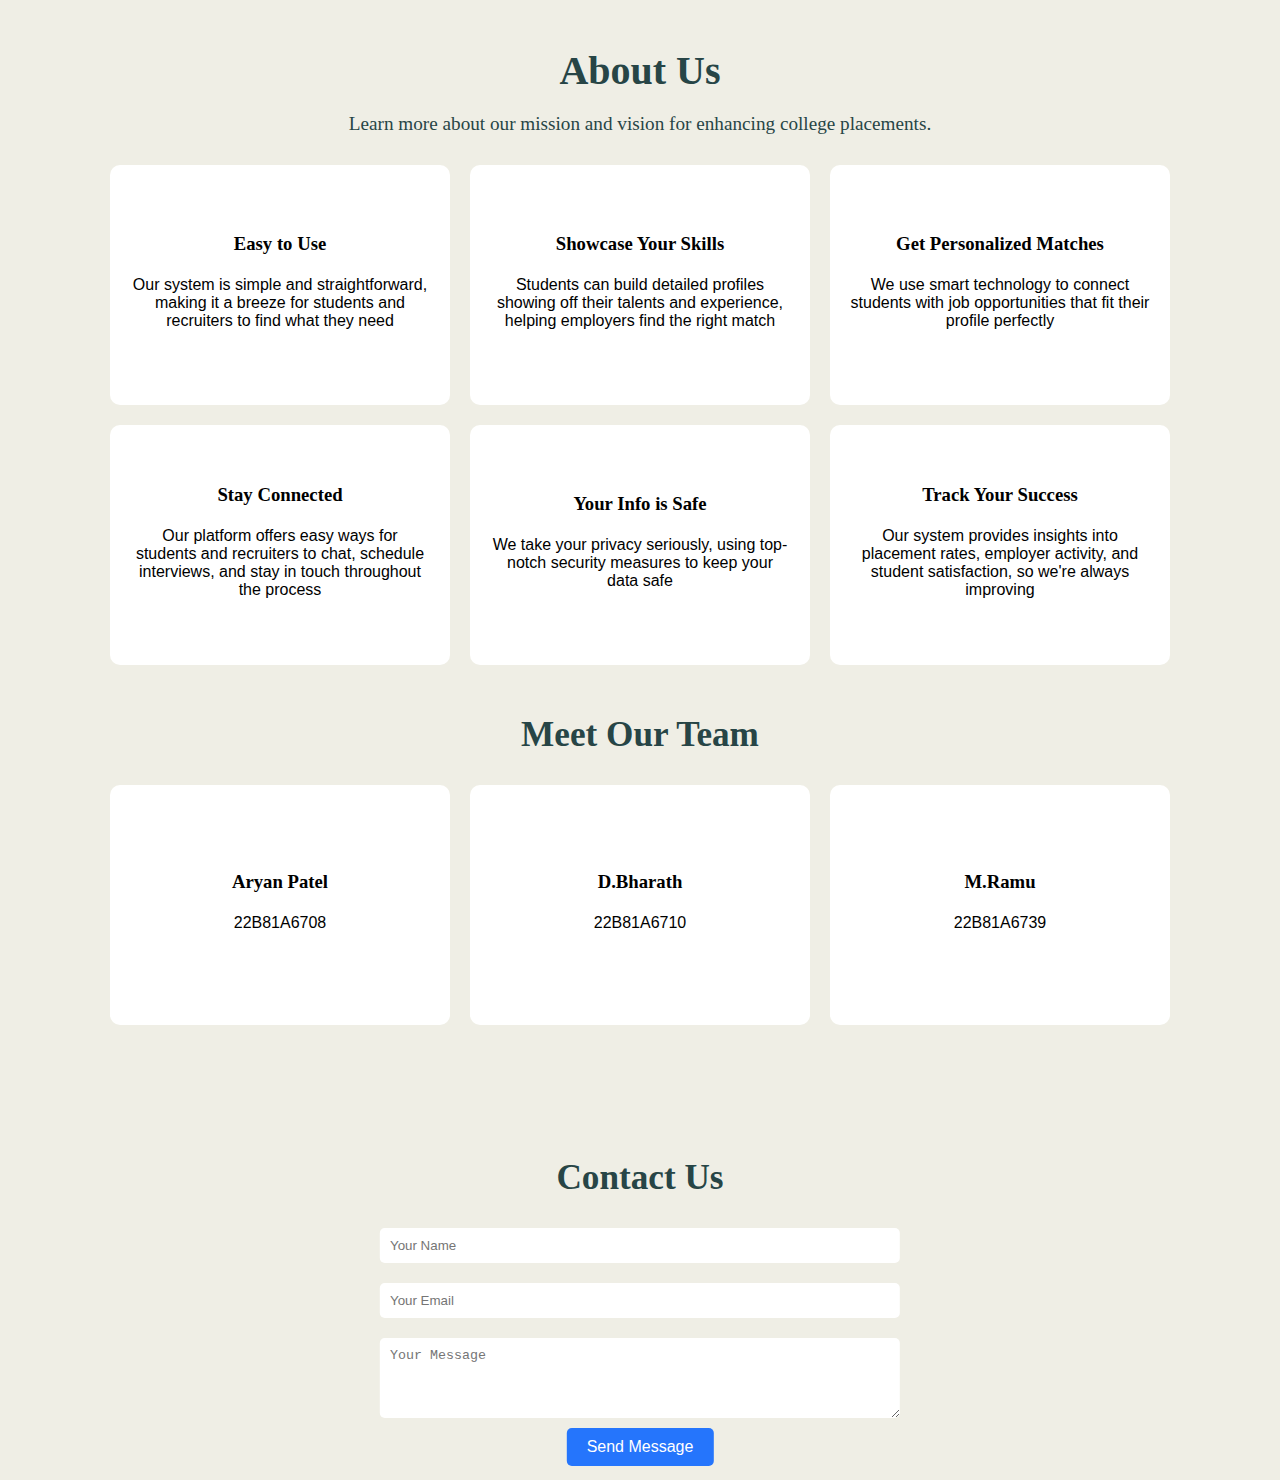
<file: public/about.html>
<!DOCTYPE html>
<html lang="en">

<head>
    <meta charset="UTF-8">
    <meta name="viewport" content="width=device-width, initial-scale=1.0">
    <title>About Us - College Campus Placement System</title>
    <style>
        body {
            font-family: 'Georgia', serif;
            margin: 0;
            padding: 0;
            background-color: #efeee5;
            color: #274546;
            display: flex;
            justify-content: center;
            align-items: center;
            flex-direction: column;
            min-height: 100vh;
            overflow-x: hidden;
        }

        .container {
            text-align: center;
            width: 90%;
            max-width: 1200px;
            margin: 20px;
            position: relative;
        }

        .header {
            margin-bottom: 20px;
            animation: fadeInDown 1s ease-in-out;
        }

        .header h1 {
            font-size: 2.5em;
            margin-bottom: 10px;
        }

        .header p {
            font-size: 1.2em;
        }

        .team {
            margin: 40px 0 40px;
            animation: fadeInLeft 1s ease-in-out;
        }

        .team h2 {
            font-size: 2.2em;
            margin-bottom: 20px;
        }

        .team-members {
            display: flex;
            flex-wrap: wrap;
            justify-content: center;
        }

        .team-member {
            background: #fff;
            border-radius: 10px;
            padding: 20px;
            margin: 10px;
            width: 300px;
            min-height: 200px;
            transition: transform 0.3s, color 0.3s;
            animation: fadeInRight 1s ease-in-out;
            display: flex;
            flex-direction: column;
            justify-content: center;
            align-items: center;
        }

        .team-member:hover {
            transform: scale(1.05);
            color: #000;
        }

        .team-member h3 {
            margin: 10px 0 5px;
            color: #000;
        }

        .team-member p {
            color: #000;
            font: 1em sans-serif;
        }

        .contact {
            margin: 40px auto;
            padding: 14px;
            animation: fadeInUp 1s ease-in-out;
            width: 70%;
            position: absolute;
            left: 50%;
            transform: translateX(-50%);
        }

        .contact h2 {
            font-size: 2.2em;
            margin-bottom: 20px;
        }

        .contact form {
            display: flex;
            flex-direction: column;
            align-items: center;
        }

        .contact input,
        .contact textarea {
            width: 80%;
            max-width: 500px;
            padding: 10px;
            margin: 10px 0;
            border: none;
            border-radius: 5px;
        }

        .contact button {
            padding: 10px 20px;
            background: #2575fc;
            border: none;
            color: #fff;
            font-size: 1em;
            border-radius: 5px;
            cursor: pointer;
            transition: background 0.3s;
        }

        .contact button:hover {
            background: #1a5bb8;
        }
    </style>
</head>

<body>
    <div class="container">
        <div class="header">
            <h1>About Us</h1>
            <p>Learn more about our mission and vision for enhancing college placements.</p>
        </div>
        <div class="team-members">
            <div class="team-member">
                <h3>Easy to Use</h3>
                <p>Our system is simple and straightforward, making it a breeze for students and recruiters to find what they need</p>
            </div>
            <div class="team-member">
                <h3>Showcase Your Skills</h3>
                <p>Students can build detailed profiles showing off their talents and experience, helping employers find the right match</p>
            </div>
            <div class="team-member">
                <h3>Get Personalized Matches</h3>
                <p>We use smart technology to connect students with job opportunities that fit their profile perfectly</p>
            </div>
        </div>
        <div class="team-members">
            <div class="team-member">
                <h3>Stay Connected</h3>
                <p>Our platform offers easy ways for students and recruiters to chat, schedule interviews, and stay in touch throughout the process</p>
            </div>
            <div class="team-member">
                <h3>Your Info is Safe</h3>
                <p>We take your privacy seriously, using top-notch security measures to keep your data safe</p>
            </div>
            <div class="team-member">
                <h3>Track Your Success</h3>
                <p>Our system provides insights into placement rates, employer activity, and student satisfaction, so we're always improving</p>
            </div>
        </div>
        <div class="team">
            <h2>Meet Our Team</h2>
            <div class="team-members">
                <div class="team-member">
                    <h3>Aryan Patel</h3>
                    <p>22B81A6708</p>
                </div>
                <div class="team-member">
                    <h3>D.Bharath</h3>
                    <p>22B81A6710</p>
                </div>
                <div class="team-member">
                    <h3>M.Ramu</h3>
                    <p>22B81A6739</p>
                </div>
            </div>
        </div>

        <div class="contact" id="contacthtml">
            <h2>Contact Us</h2>
            <form id="contactForm">
                <input type="text" name="name" placeholder="Your Name" required>
                <input type="email" name="email" placeholder="Your Email" required>
                <textarea name="message" rows="4" placeholder="Your Message" required></textarea>
                <button type="submit">Send Message</button>
            </form>
        </div>
    </div>
    <script>
        document.getElementById('contactForm').addEventListener('submit', function (event) {
            event.preventDefault();
            const name = event.target.name.value;
            const email = event.target.email.value;
            const message = event.target.message.value;

            if (name && email && message) {
                alert('Thank you for your message! We will get back to you shortly.');
                event.target.reset();
            } else {
                alert('Please fill out all fields.');
            }
        });
    </script>
</body>

</html>
</file>
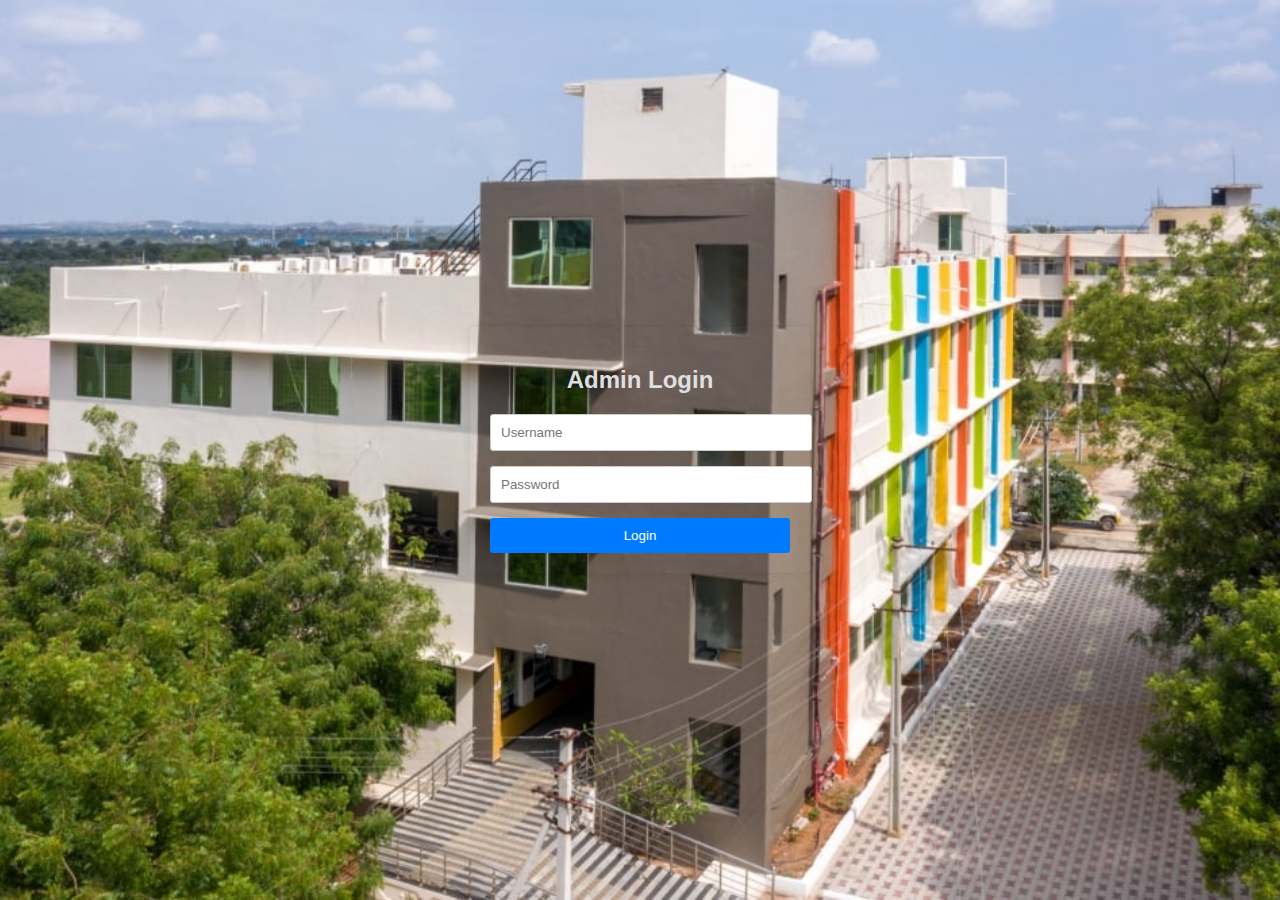
<file: public/admin.html>
<!DOCTYPE html>
<html lang="en">
<head>
    <meta charset="UTF-8">
    <meta name="viewport" content="width=device-width, initial-scale=1.0">
    <title>Login Page</title>
    <style>
        body {
            font-family: Arial, sans-serif;
            margin: 0;
            padding: 0;
            display: grid;
            justify-content: center;
            align-items: center;
            height: 100vh;
            background-image: url(./images/cvrcanteen.jpg);
            background-size: cover;
            background-repeat: no-repeat;
            background-position: center;
        }

        .container {
            background: transparent;
            padding: 20px;
            border-radius: 5px;
            box-shadow: 0 0 10px rgba(0, 0, 0, 0.1);
            width: 300px;
        }

        .container h2 {
            color: #dfdfdf;
            text-align: center;
            margin-bottom: 20px;
        }

        .container input[type="text"],
        .container input[type="password"] {
            width: 100%;
            padding: 10px;
            margin-bottom: 15px;
            border: 1px solid #ccc;
            border-radius: 3px;
        }

        .container input[type="submit"] {
            width: 100%;
            padding: 10px;
            border: none;
            border-radius: 3px;
            background-color: #007bff;
            color: #fff;
            cursor: pointer;
        }

        @media screen and (max-width: 400px) {
            .container {
                width: 90%;
            }
        }
    </style>
</head>
<body>
    <div class="container">
        <h2>Admin Login</h2>
        <form action="#">
            <input type="text" name="username" placeholder="Username" required>
            <input type="password" name="password" placeholder="Password" required>
            <input type="submit" value="Login">
        </form>
    </div>
</body>
</html>
</file>
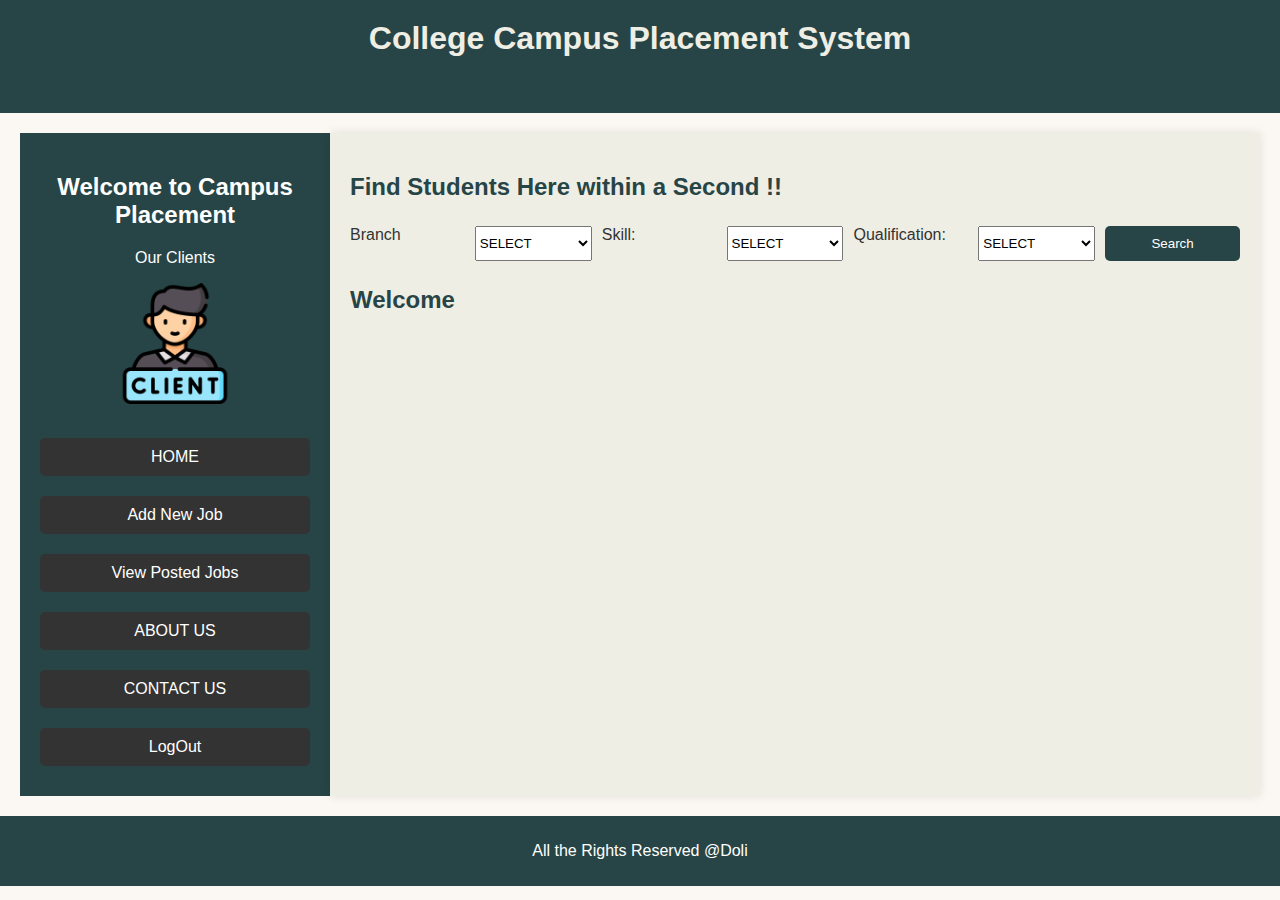
<file: public/companylogin.html>
<!DOCTYPE html>
<html lang="en">
<head>
    <meta charset="UTF-8">
    <meta name="viewport" content="width=device-width, initial-scale=1.0">
    <title>Online Campus Selection System</title>
    <style>
        body {
            font-family: Arial, sans-serif;
            margin: 0;
            padding: 0;
            background-color: #fbf8f3;
            color: #333;
        }

        header {
            background-color: #274546;
            color: white;
            padding: 20px;
            text-align: center;
            position: relative;
        }

        header h1 {
            margin: 0;
            color: #efeee5;
        }

        header nav {
            margin-top: 20px;
        }

        header nav a {
            color: white;
            margin: 0 15px;
            text-decoration: none;
            font-weight: bold;
        }

        .menu-toggle {
            display: none;
            background-color: #274546;
            color: white;
            padding: 10px;
            border: none;
            cursor: pointer;
            font-size: 16px;
            position: absolute;
            top: 20px;
            right: 20px;
        }

        .menu-toggle:focus {
            outline: none;
        }

        nav ul {
            list-style-type: none;
            padding: 0;
            display: flex;
            justify-content: center;
        }

        nav ul li {
            margin: 0 15px;
        }

        main {
            display: flex;
            flex-wrap: wrap;
            margin: 20px;
        }

        aside {
            width: 25%;
            background-color: #274546;
            color: white;
            padding: 20px;
            box-sizing: border-box;
        }

        aside .welcome-section {
            text-align: center;
            margin-bottom: 20px;
        }

        aside .clients img {
            width: 45%;
        }

        aside .side-nav {
            display: flex;
            flex-direction: column;
        }

        aside .side-nav a {
            color: white;
            text-decoration: none;
            margin: 10px 0;
            padding: 10px;
            background-color: #333;
            text-align: center;
            border-radius: 5px;
        }

        aside .side-nav a:hover {
            background-color: #1ABC9C;
        }

        section.content {
            width: 75%;
            padding: 20px;
            background-color: #efeee5;
            box-shadow: 0 0 10px rgba(0,0,0,0.1);
            box-sizing: border-box;
        }

        .search-section, .profile-section, .jobs-section {
            margin-bottom: 20px;
        }

        .search-section h2, .profile-section h2, .jobs-section h2 {
            color: #274546;
        }

        .search-section form {
            display: flex;
            flex-wrap: wrap;
            gap: 10px;
        }

        .search-section label, .search-section select, .search-section button {
            flex: 1;
            margin: 5px 0;
        }

        .search-section button {
            background-color: #274546;
            color: white;
            border: none;
            padding: 10px;
            cursor: pointer;
            border-radius: 5px;
        }

        .search-section button:hover {
            background-color: #1ABC9C;
        }

        .profile-section button {
            margin: 5px;
            padding: 10px;
            background-color: #274546;
            color: white;
            border: none;
            cursor: pointer;
            border-radius: 5px;
        }

        .profile-section button:hover {
            background-color: #1ABC9C;
        }

        .profile-details {
            margin-top: 20px;
        }

        .profile-details p {
            margin: 10px 0;
        }

        .profile-details a {
            color: #232323;
            text-decoration: none;
        }

        .job-list {
            list-style-type: none;
            padding: 0;
        }

        .job-item {
            background-color: white;
            border: 1px solid #ddd;
            margin: 10px 0;
            padding: 15px;
            border-radius: 5px;
        }

        footer {
            background-color: #274546;
            color: white;
            text-align: center;
            padding: 10px;
        }

        /* Responsive design */
        @media (max-width: 768px) {
            aside {
                width: 100%;
                margin-bottom: 20px;
            }

            section.content {
                width: 100%;
            }

            header nav {
                display: none;
                flex-direction: column;
                width: 100%;
                text-align: center;
            }

            header nav ul {
                display: flex;
                flex-direction: column;
            }

            header nav a {
                margin: 10px 0;
            }

            .menu-toggle {
                display: inline-block;
                position: relative;
                top: auto;
                right: auto;
                margin-top: 20px;
            }

            .menu-toggle.active + nav {
                display: flex;
                position: absolute;
                top: 100%;
                left: 0;
                width: 100%;
                background-color: #274546;
                flex-direction: column;
            }

            header nav {
                display: none;
            }

            header nav ul {
                display: flex;
                flex-direction: column;
                align-items: center;
            }

            header nav a {
                margin: 10px 0;
            }
        }
    </style>
</head>

<body>
    <header>
        <h1>College Campus Placement System</h1>
        <button class="menu-toggle">Menu</button>
        <nav>
            <ul>
                <!-- Add other navigation links here -->
            </ul>
        </nav>
    </header>

    <main>
        <aside>
            <div class="welcome-section">
                <h2>Welcome to Campus Placement</h2>
                <div class="clients">
                    <p>Our Clients</p>
                    <img src="./images/client.png" alt="Clients">
                </div>
            </div>
            <nav class="side-nav">
                <a href="home.html">HOME</a>
                <a href="newjob.html">Add New Job</a>
                <a href="#" id="viewJobs">View Posted Jobs</a>
                <a href="about.html">ABOUT US</a>
                <a href="contact.html">CONTACT US</a>
                <a href="#">LogOut</a>
            </nav>
        </aside>

        <section class="content">
            <div class="search-section">
                <h2>Find Students Here within a Second !!</h2>
                <form>
                    <label for="category">Branch</label>
                    <select id="category">
                        <option value="">SELECT</option>
                        <option value="CSE">CSE</option>
                        <option value="IT">IT</option>
                        <option value="CSD">CSD</option>
                        <option value="CS">CS</option>
                        <option value="EEE">EEE</option>
                        <option value="EIE">EIE</option>
                        <option value="Mechanical">Mechanical</option>
                        <option value="CIVIL">CIVIL</option>
                        <option value="CSIT">CSIT</option>
                    </select>

                    <label for="skill">Skill:</label>
                    <select id="skill">
                        <option value="">SELECT</option>
                        <option value="JAVA">JAVA</option>
                        <option value="C">C</option>
                        <option value="C++">C++</option>
                        <option value="JavaScript">JavaScript</option>
                        <option value="PYTHON">PYTHON</option>
                        <option value="HTML">HTML</option>
                        <option value="CSS">CSS</option>
                        <option value="FullStack">Full Stack</option>
                        <option value="MySQL">MySQL</option>
                    </select>

                    <label for="qualification">Qualification:</label>
                    <select id="qualification">
                        <option value="">SELECT</option>
                        <option value="B.Tech III">B.Tech III</option>
                        <option value="B.Tech IV">B.Tech IV</option>
                        <option value="M.Tech">M.Tech</option>
                    </select>

                    <button type="submit">Search</button>
                </form>
            </div>

            <div class="profile-section">
                <h2>Welcome</h2>
               
                </div>
            </div>
        </section>
    </main>

    <footer>
        <p>All the Rights Reserved @Doli</p>
    </footer>

    <script>
        document.querySelector('.menu-toggle').addEventListener('click', function () {
            this.classList.toggle('active');
            document.querySelector('header nav').classList.toggle('active');
        });
    </script>
</body>

</html>
</file>
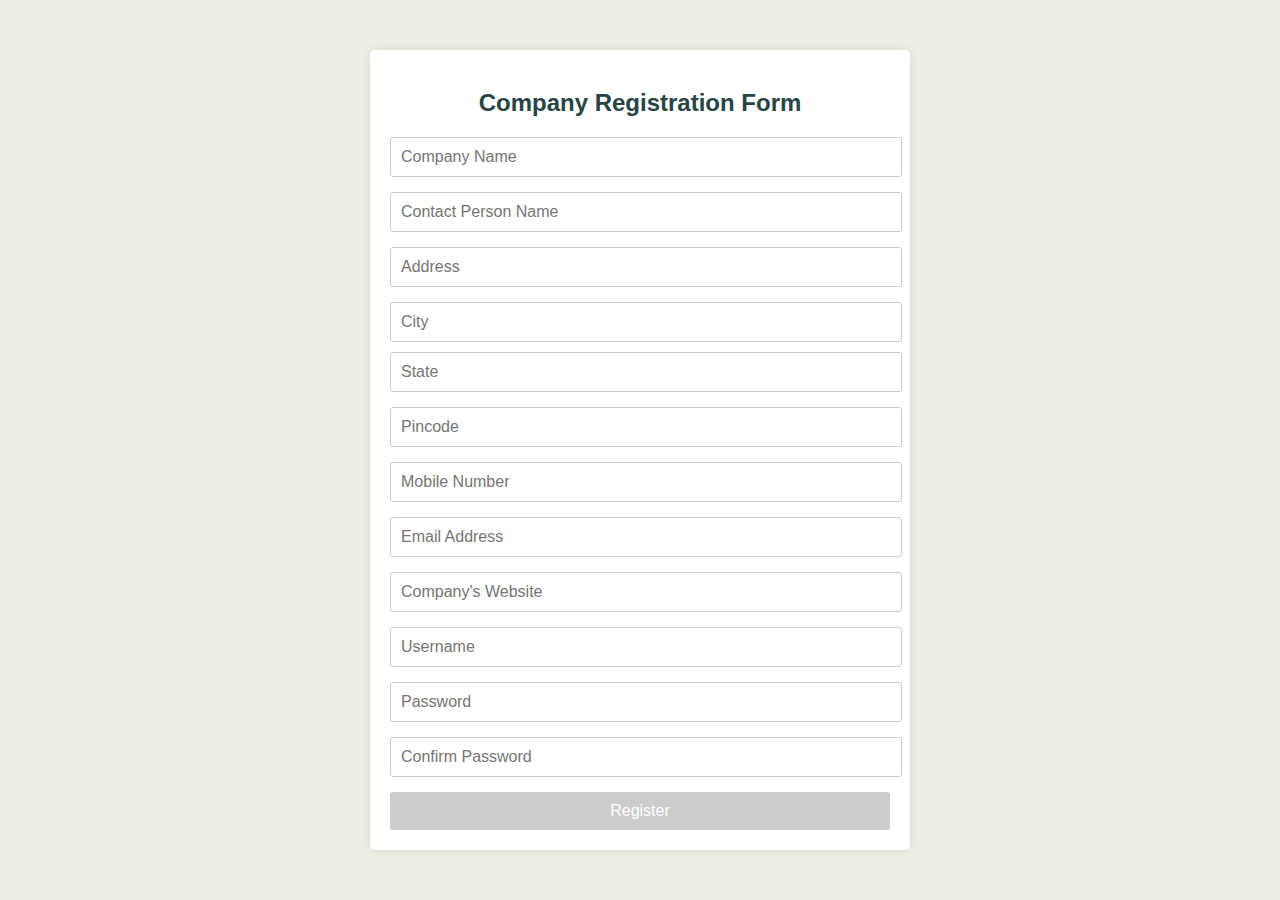
<file: public/companyreg.html>
<!DOCTYPE html>
<html lang="en">
<head>
    <meta charset="UTF-8">
    <meta name="viewport" content="width=device-width, initial-scale=1.0">
    <title>Company Registration Form</title>
    <style>
        body {
            font-family: Arial, sans-serif;
            margin: 0;
            padding: 0;
            display: flex;
            justify-content: center;
            align-items: center;
            min-height: 100vh;
            background-color: #efeee5;
            color: #274546;
        }

        .container {
            background-color: #fff;
            padding: 20px;
            border-radius: 5px;
            box-shadow: 0 0 10px rgba(0, 0, 0, 0.1);
            max-width: 500px;
            width: 90%;
        }

        .container h2 {
            text-align: center;
            margin-bottom: 20px;
            font-size: 1.5rem;
            color: #274546;
        }

        .container form {
            display: grid;
            grid-gap: 15px;
        }

        .container input[type="text"],
        .container input[type="password"],
        .container input[type="email"],
        .container input[type="number"],
        .container select {
            width: calc(100% - 10px); /* Adjusted to account for grid gap */
            padding: 10px;
            border: 1px solid #ccc;
            border-radius: 3px;
            font-size: 1rem;
            color: #274546;
        }

        .container input[type="submit"] {
            width: 100%;
            padding: 10px;
            border: none;
            border-radius: 3px;
            background-color: #274546;
            color: #fff;
            cursor: pointer;
            font-size: 1rem;
        }

        .container input[type="submit"]:disabled {
            background-color: #ccc;
            cursor: not-allowed;
        }

        .container .grid-item {
            display: grid;
            grid-template-columns: 1fr;
            grid-gap: 10px;
        }

        @media screen and (min-width: 600px) {
            .container {
                width: 80%;
            }
        }
    </style>
</head>
<body>
    <div class="container">
        <h2>Company Registration Form</h2>
        <form action="/company" method="POST" id="registrationForm">
            <div class="grid-item">
                <input type="text" id="companyName" name="companyName" placeholder="Company Name" required>
            </div>
            <div class="grid-item">
                <input type="text" id="contactPersonName" name="contactPersonName" placeholder="Contact Person Name" required>
            </div>
            <input type="text" id="address" name="address" placeholder="Address" required>
            <div class="grid-item">
                <input type="text" id="city" name="city" placeholder="City" required>
                <input type="text" id="state" name="state" placeholder="State" required>
            </div>
            <input type="number" id="pincode" name="pincode" placeholder="Pincode" required>
            <input type="number" id="mobile" name="mobile" placeholder="Mobile Number" required>
            <input type="email" id="email" name="email" placeholder="Email Address" required>
            <input type="text" id="companyWebsite" name="companyWebsite" placeholder="Company's Website" required>
            <input type="text" id="username" name="username" placeholder="Username" required>
            <input type="password" id="password" name="password" placeholder="Password" required>
            <input type="password" id="confirmPassword" name="confirmPassword" placeholder="Confirm Password" required>
            <input type="submit" value="Register" id="submit" disabled>
        </form>
    </div>
    <script>
        document.addEventListener('DOMContentLoaded', function () {
            const form = document.getElementById('registrationForm');
            const inputs = form.querySelectorAll('input, select');
            const submitButton = form.querySelector('input[type="submit"]');

            inputs.forEach(input => {
                input.addEventListener('input', function () {
                    const allFilled = [...inputs].every(input => input.value.trim() !== '');
                    submitButton.disabled = !allFilled;
                });
            });
        });
    </script>
</body>
</html>
</file>
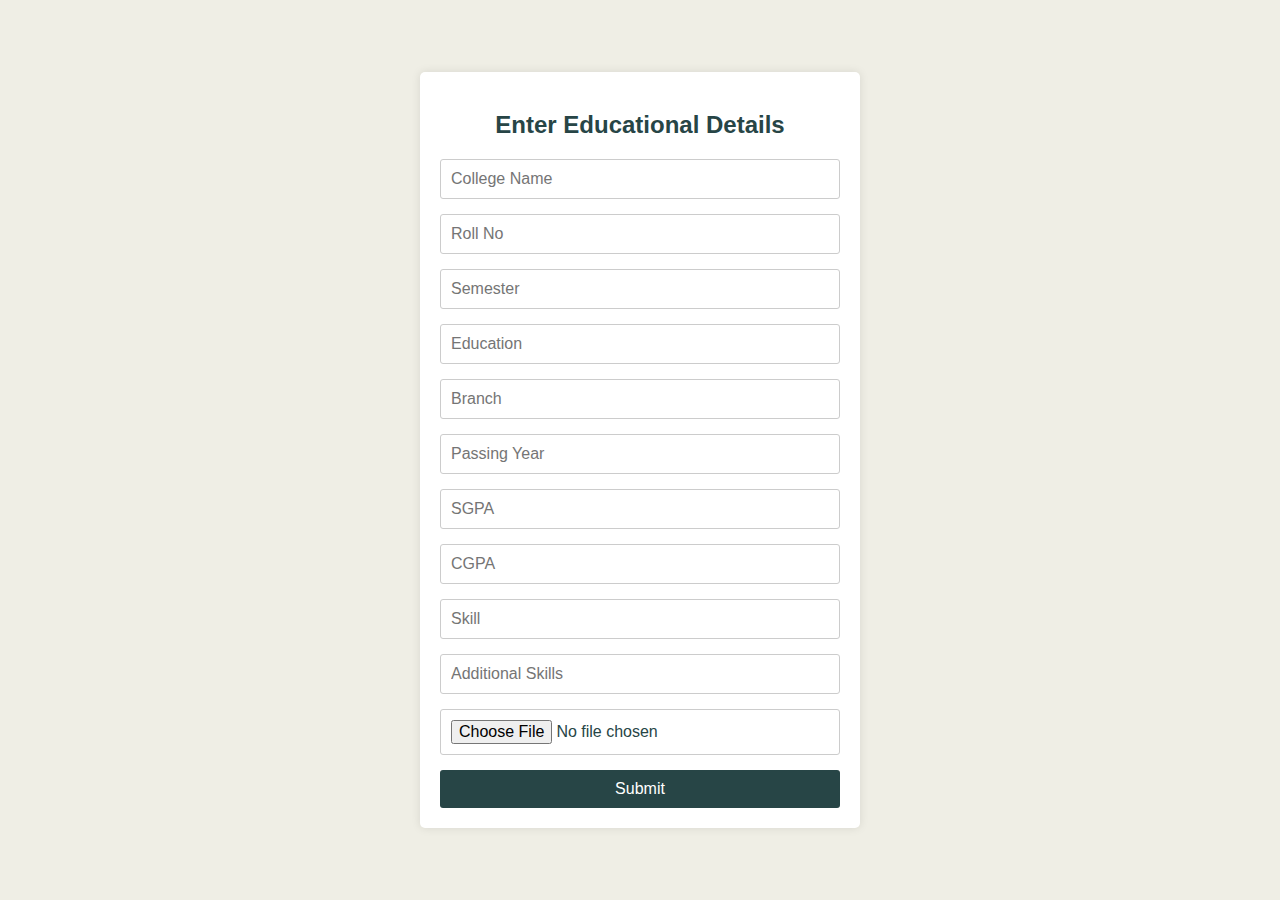
<file: public/educationdetails.html>
<!DOCTYPE html>
<html lang="en">
<head>
    <meta charset="UTF-8">
    <meta name="viewport" content="width=device-width, initial-scale=1.0">
    <title>Educational Details Form</title>
    <style>
        body {
            font-family: Arial, sans-serif;
            margin: 0;
            padding: 0;
            display: flex;
            justify-content: center;
            align-items: center;
            min-height: 100vh;
            background-color: #efeee5;
            color: #274546;
        }

        .container {
            background-color: #fff;
            padding: 20px;
            border-radius: 5px;
            box-shadow: 0 0 10px rgba(0, 0, 0, 0.1);
            width: 90%;
            max-width: 400px;
        }

        .container h2 {
            text-align: center;
            margin-bottom: 20px;
            color: #274546;
        }

        .container form {
            display: grid;
            grid-gap: 15px;
        }

        .container input[type="text"],
        .container input[type="number"],
        .container input[type="file"],
        .container select {
            width: calc(100% - 22px); /* Adjusted to account for input padding and border */
            padding: 10px;
            border: 1px solid #ccc;
            border-radius: 3px;
            font-size: 1rem;
            color: #274546;
        }

        .container input[type="submit"] {
            width: 100%;
            padding: 10px;
            border: none;
            border-radius: 3px;
            background-color: #274546;
            color: #fff;
            cursor: pointer;
            font-size: 1rem;
        }

        .container input[type="submit"]:disabled {
            background-color: #ccc;
            cursor: not-allowed;
        }

        @media screen and (min-width: 600px) {
            .container {
                width: 400px;
            }
        }
    </style>
</head>
<body>
    <div class="container">
        <h2>Enter Educational Details</h2>
        <form action="/education" method="POST" id="Educationaldetails">
            <input type="text" id="collegeName" name="collegeName" placeholder="College Name" required/>
            <input type="text" id="rollNo" name="rollNo" placeholder="Roll No" required/>
            <input type="text" id="semester" name="semester" placeholder="Semester" required/>
            <input type="text" id="education" name="education" placeholder="Education" required/>
            <input type="text" id="branch" name="branch" placeholder="Branch" required/>
            <input type="number" id="passingYear" name="passingYear" placeholder="Passing Year" required/>
            <input type="number" id="sgpa" step="0.01" name="sgpa" placeholder="SGPA" required/>
            <input type="number" id="cgpa" step="0.01" name="cgpa" placeholder="CGPA" required/>
            <input type="text" id="skill" name="skill" placeholder="Skill" required/>
            <input type="text" id="additionalSkills" name="additionalSkills" placeholder="Additional Skills"/>
            <input type="file" id="resume" name="resume" accept=".txt,.pdf,.doc,.docx" required/>
            <input type="submit" value="Submit" id="submit"/>
        </form>
    </div>
    <script>
        document.addEventListener('DOMContentLoaded', function () {
            const form = document.querySelector('form');
            const inputs = form.querySelectorAll('input, select');
            const submitButton = form.querySelector('input[type="submit"]');

            inputs.forEach(input => {
                input.addEventListener('input', function () {
                    const allFilled = [...inputs].every(input => input.value.trim() !== '');
                    submitButton.disabled = !allFilled;
                });
            });
        });
    </script>
</body>
</html>
</file>
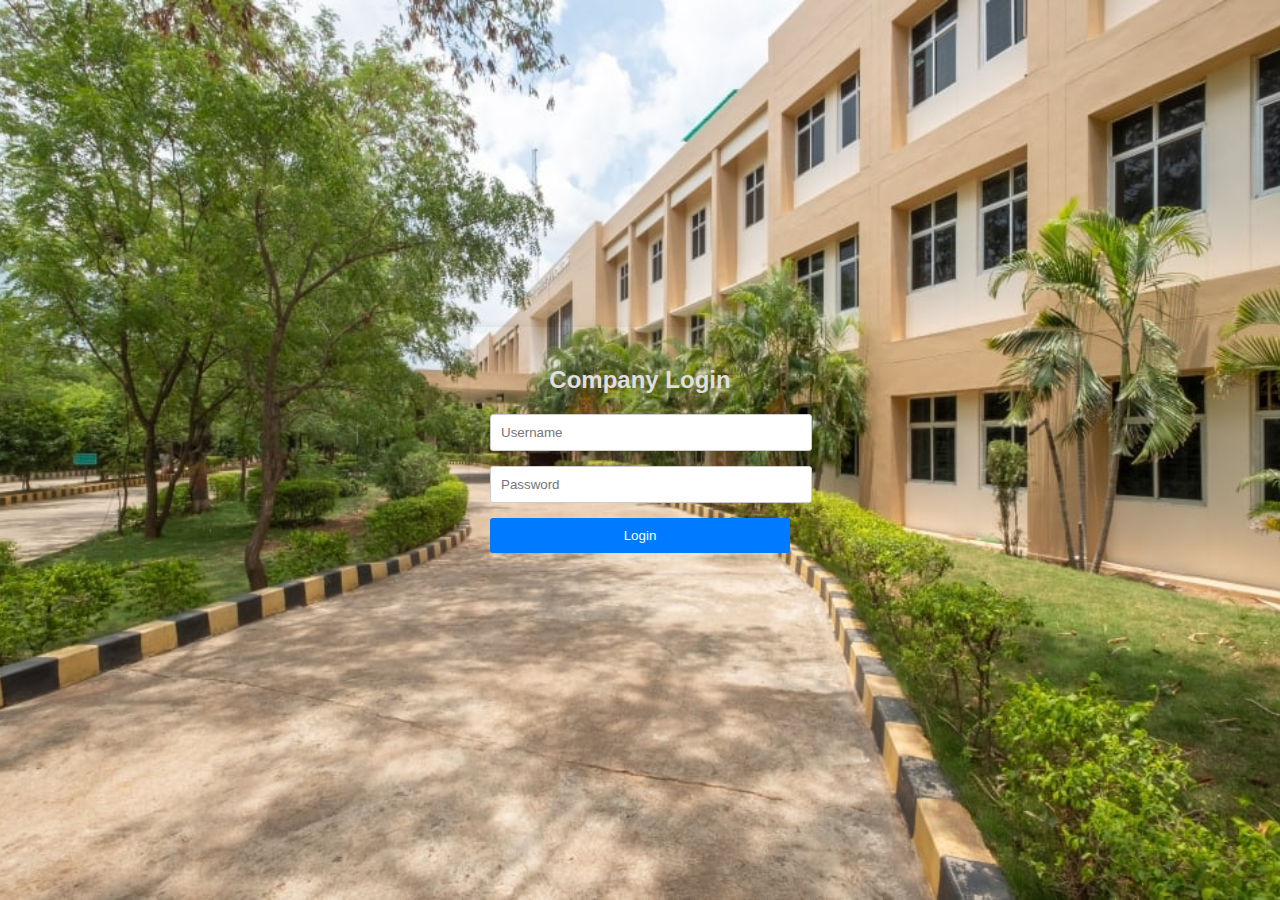
<file: public/faculty.html>
<!DOCTYPE html>
<html lang="en">
<head>
    <meta charset="UTF-8">
    <meta name="viewport" content="width=device-width, initial-scale=1.0">
    <title>Login Page</title>
    <style>
        body {
            font-family: Arial, sans-serif;
            margin: 0;
            padding: 0;
            display: grid;
            justify-content: center;
            align-items: center;
            height: 100vh;
            background-image: url(./images/mainblock.jpg);
            background-size: cover;
            background-repeat: no-repeat;
            background-position: center;
        }

        .container {
            background: transparent;
            padding: 20px;
            border-radius: 5px;
            box-shadow: 0 0 10px rgba(0, 0, 0, 0.1);
            width: 300px;
        }

        .container h2 {
            color: #dfdfdf;
            text-align: center;
            margin-bottom: 20px;
        }

        .container input[type="text"],
        .container input[type="password"] {
            width: 100%;
            padding: 10px;
            margin-bottom: 15px;
            border: 1px solid #ccc;
            border-radius: 3px;
        }

        .container input[type="submit"] {
            width: 100%;
            padding: 10px;
            border: none;
            border-radius: 3px;
            background-color: #007bff;
            color: #fff;
            cursor: pointer;
        }

        @media screen and (max-width: 400px) {
            .container {
                width: 90%;
            }
        }
    </style>
</head>
<body>
    <div class="container">
        <h2>Company Login</h2>
        <form action="/companylogin" method="POST">
            <input type="text" name="username" placeholder="Username" required>
            <input type="password" name="password" placeholder="Password" required>
            <input type="submit" value="Login">
        </form>
    </div>
</body>
</html>
</file>
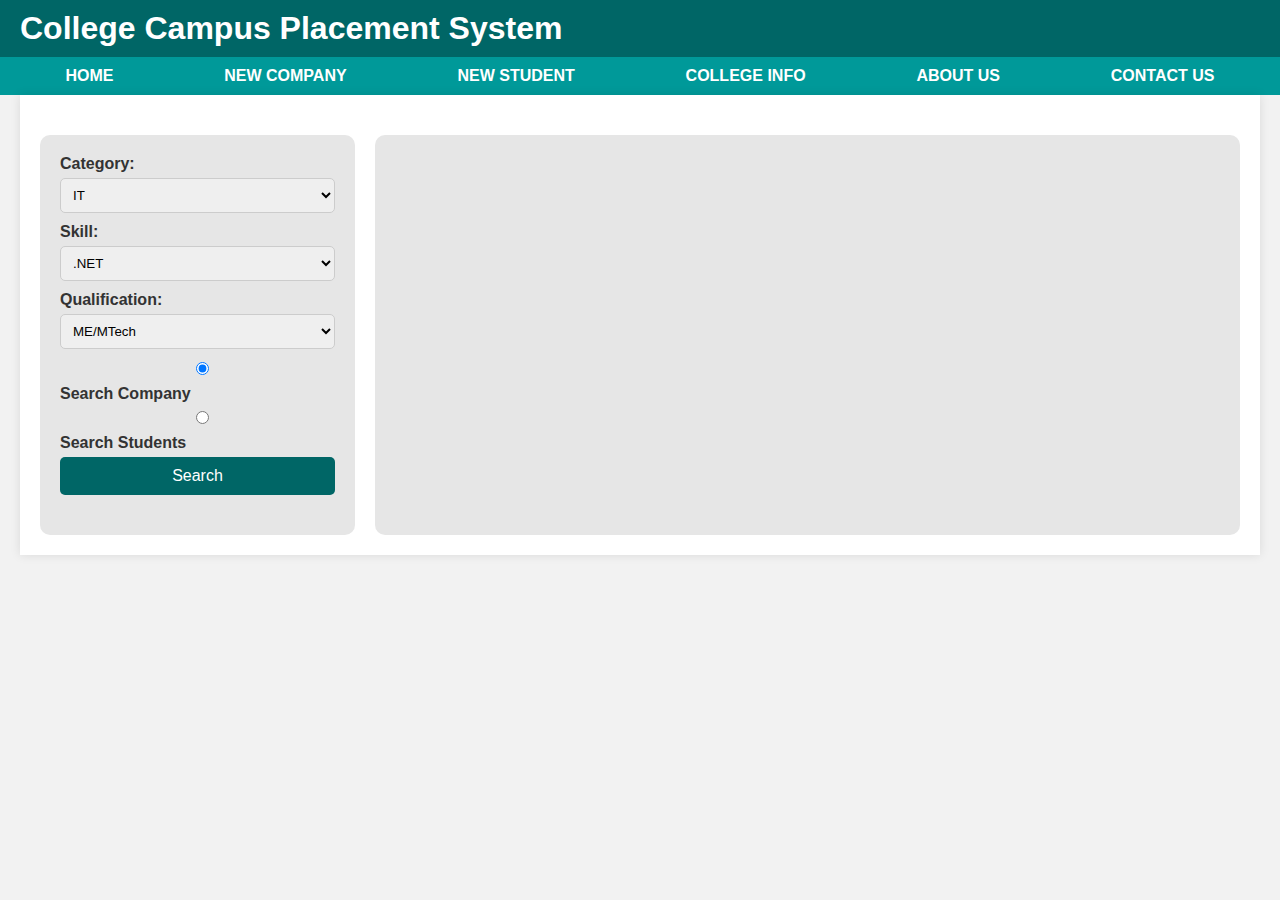
<file: public/home.html>
<!DOCTYPE html>
<html lang="en">
<head>
    <meta charset="UTF-8">
    <meta name="viewport" content="width=device-width, initial-scale=1.0">
    <title>Online Campus Selection System</title>
    <style>
        body {
            font-family: Arial, sans-serif;
            margin: 0;
            padding: 0;
            background: #f2f2f2;
            color: #333;
        }

        .container {
            width: 100%;
            max-width: 1200px;
            margin: auto;
            padding: 20px;
            background: #fff;
            box-shadow: 0 0 10px rgba(0, 0, 0, 0.1);
        }

        header {
            background: #006666;
            color: #fff;
            padding: 10px 20px;
            display: flex;
            justify-content: space-between;
            align-items: center;
        }

        header h1 {
            margin: 0;
        }

        nav {
            background: #009999;
            padding: 10px;
        }

        nav ul {
            list-style: none;
            padding: 0;
            margin: 0;
            display: flex;
            justify-content: space-around;
        }

        nav ul li {
            margin: 0 10px;
        }

        nav ul li a {
            color: #fff;
            text-decoration: none;
            font-weight: bold;
        }

        .content {
            display: flex;
            margin-top: 20px;
        }

        .sidebar, .main {
            padding: 20px;
            background: #e6e6e6;
            border-radius: 10px;
        }

        .sidebar {
            width: 25%;
            margin-right: 20px;
        }

        .main {
            width: 75%;
        }

        .search-form {
            margin-bottom: 20px;
        }

        .search-form label {
            display: block;
            margin-bottom: 5px;
            font-weight: bold;
        }

        .search-form select, .search-form input {
            width: 100%;
            padding: 8px;
            margin-bottom: 10px;
            border: 1px solid #ccc;
            border-radius: 5px;
        }

        .search-form button {
            width: 100%;
            padding: 10px;
            background: #006666;
            color: #fff;
            border: none;
            border-radius: 5px;
            cursor: pointer;
            font-size: 16px;
        }

        .search-results {
            margin-top: 20px;
        }

        .job-item {
            background: #fff;
            padding: 10px;
            border-radius: 5px;
            margin-bottom: 10px;
            box-shadow: 0 0 5px rgba(0, 0, 0, 0.1);
        }

        .job-item h3 {
            margin: 0;
            font-size: 18px;
            color: #006666;
        }

        .job-item p {
            margin: 5px 0;
        }

        .job-item a {
            display: inline-block;
            margin-top: 10px;
            padding: 5px 10px;
            background: #006666;
            color: #fff;
            border-radius: 5px;
            text-decoration: none;
        }

        .profile img {
            width: 40px;
            height: 40px;
            border-radius: 50%;
            margin-right: 10px;
        }

        .profile a {
            color: #fff;
            text-decoration: none;
            font-weight: bold;
        }
    </style>
</head>
<body>
    <header>
        <h1>College Campus Placement System</h1>
        
    </header>
    <nav>
        <ul>
            <li><a href="home.html">HOME</a></li>
            <li><a href="companyreg.html">NEW COMPANY</a></li>
            <li><a href="studentreg.html">NEW STUDENT</a></li>
            <li><a href="https://cvr.ac.in/home4/index.php/cvr-college-of-engineering">COLLEGE INFO</a></li>
            <li><a href="about.html">ABOUT US</a></li>
            <li><a href="about.html">CONTACT US</a></li>
        </ul>
    </nav>
    <div class="container">
        <div class="content">
            <aside class="sidebar">
                <form class="search-form" id="searchForm">
                    <label for="category">Category:</label>
                    <select id="category" name="category">
                        <option value="IT">IT</option>
                        <option value="Mechanical">Mechanical</option>
                        <option value="EC">EC</option>
                        <option value="Auto">Auto</option>
                        <option value="Civil">Civil</option>
                        <option value="Electrical">Electrical</option>
                    </select>
                    <label for="skill">Skill:</label>
                    <select id="skill" name="skill">
                        <option value=".NET">.NET</option>
                        <option value="C++">C++</option>
                        <option value="DBMS">DBMS</option>
                        <!-- Add more skills as needed -->
                    </select>
                    <label for="qualification">Qualification:</label>
                    <select id="qualification" name="qualification">
                        <option value="ME/MTech">ME/MTech</option>
                        <option value="BE/BTech">BE/BTech</option>
                        <option value="Diploma">Diploma</option>
                        <!-- Add more qualifications as needed -->
                    </select>
                    <div class="search-options">
                        <input type="radio" id="search-company" name="search-option" value="company" checked>
                        <label for="search-company">Search Company</label>
                        <input type="radio" id="search-students" name="search-option" value="students">
                        <label for="search-students">Search Students</label>
                    </div>
                    <button type="button" onclick="performSearch()">Search</button>
                </form>
            </aside>
            <section class="main">
                <div class="search-results" id="searchResults">
                    <!-- Search results will appear here -->
                </div>
            </section>
        </div>
    </div>
    <script>
        function performSearch() {
            // Sample data - in a real scenario, this would come from a server
            const searchResults = [
                {
                    companyName: "TCS",
                    role: "Programmer",
                    skill: ".NET",
                    category: "IT",
                    qualification: "BE/BTech",
                    lastApplyDate: "1/2/2013"
                },
                {
                    companyName: "Sisco Pvt Ltd",
                    role: "Software Developer",
                    skill: "C++",
                    category: "IT",
                    qualification: "BE/BTech",
                    lastApplyDate: "6/2/2014"
                },
                {
                    companyName: "Shine Computer Solution",
                    role: "Database Operator",
                    skill: "DBMS",
                    category: "IT",
                    qualification: "Diploma",
                    lastApplyDate: "5/14/2014"
                }
            ];

            const resultsContainer = document.getElementById('searchResults');
            resultsContainer.innerHTML = ''; // Clear previous results

            searchResults.forEach(result => {
                const jobItem = document.createElement('div');
                jobItem.classList.add('job-item');
                jobItem.innerHTML = `
                    <h3>Company Name: ${result.companyName}</h3>
                    <p><strong>Role:</strong> ${result.role}</p>
                    <p><strong>Skill:</strong> ${result.skill}</p>
                    <p><strong>Category:</strong> ${result.category}</p>
                    <p><strong>Qualification:</strong> ${result.qualification}</p>
                    <p><strong>Last Apply Date:</strong> ${result.lastApplyDate}</p>
                    <a href="#">View More</a> <a href="#">Apply</a>
                `;
                resultsContainer.appendChild(jobItem);
            });
        }

        // Simulate user type for profile
        document.addEventListener('DOMContentLoaded', function() {
            var userType = 'student'; // Change to 'company' to test the other profile
            var profileLink = document.getElementById('profile-link');
            var profileImage = document.querySelector('.profile img');

            if (userType === 'student') {
                profileLink.textContent = 'Student Profile';
                profileLink.href = 'studentpro.html'
                profileImage.src = './images/graduated.png'; // Change to the path of the student icon image
            } else if (userType === 'company') {
                profileLink.textContent = 'Company Profile';
                profileLink.href = 'companypro.html'
                profileImage.src = './images/professor.png'; // Change to the path of the company icon image
            }
        });
    </script>
</body>
</html>
</file>
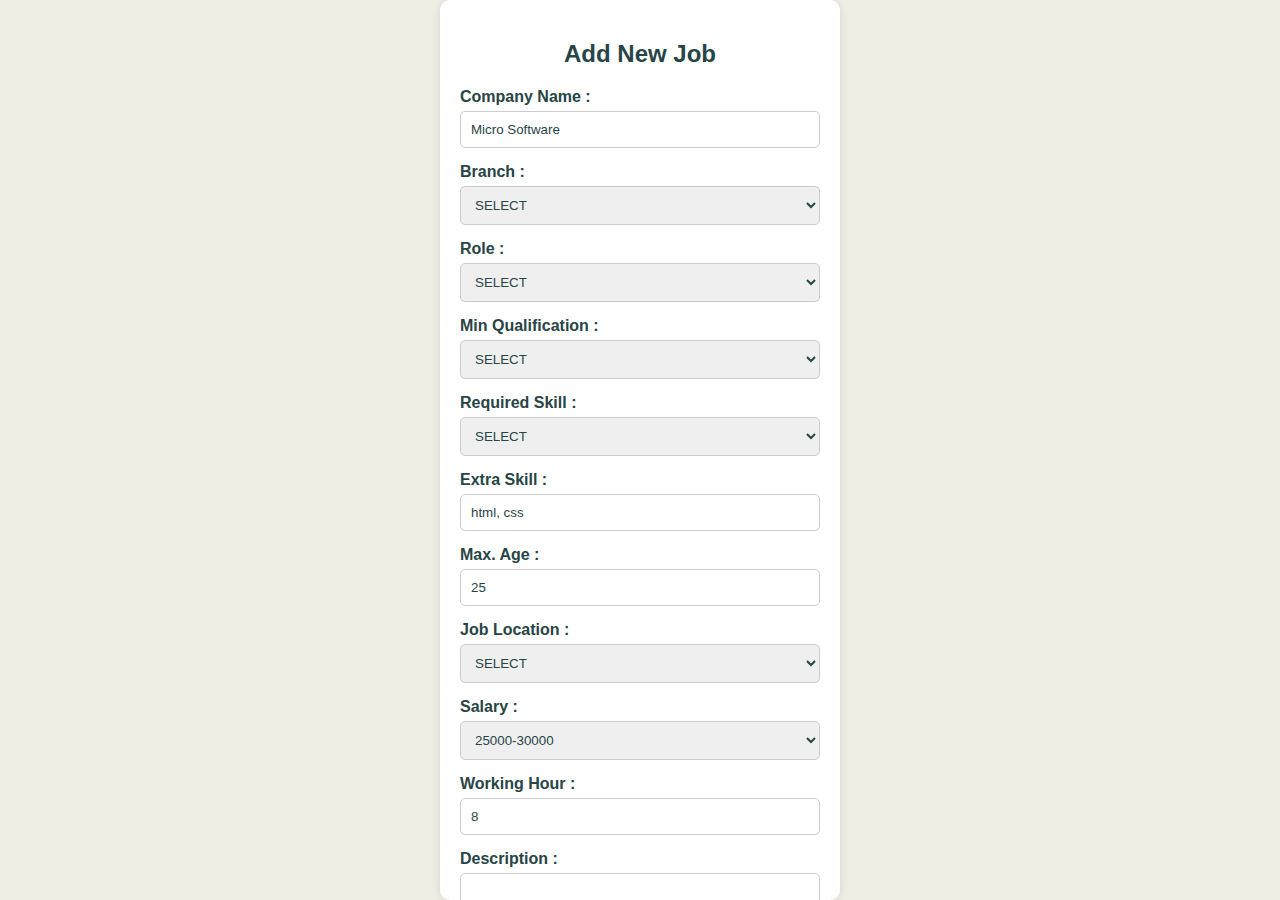
<file: public/newjob.html>
<!DOCTYPE html>
<html lang="en">
<head>
    <meta charset="UTF-8">
    <meta name="viewport" content="width=device-width, initial-scale=1.0">
    <title>Add New Job</title>
    <style>
        body {
            font-family: Arial, sans-serif;
            background-color: #efeee5;
            color: #274546;
            display: flex;
            justify-content: center;
            align-items: center;
            height: 100vh;
            margin: 0;
            overflow: hidden; /* Prevents body from scrolling */
        }

        .container {
            background-color: #fff;
            padding: 20px;
            border-radius: 10px;
            box-shadow: 0 0 10px rgba(0, 0, 0, 0.1);
            width: 90%;
            max-width: 400px;
            box-sizing: border-box;
            overflow-y: auto; /* Enables vertical scrolling */
            max-height: 100%; /* Ensures container doesn't exceed screen height */
        }

        h2 {
            text-align: center;
            color: #274546;
        }

        form {
            display: flex;
            flex-direction: column;
        }

        label {
            margin-bottom: 5px;
            font-weight: bold;
            color: #274546;
        }

        input[type="text"],
        input[type="number"],
        input[type="date"],
        textarea,
        select {
            margin-bottom: 15px;
            padding: 10px;
            border: 1px solid #ccc;
            border-radius: 5px;
            width: 100%;
            box-sizing: border-box;
            color: #274546;
        }

        input[type="text"]::placeholder,
        input[type="number"]::placeholder,
        textarea::placeholder,
        select::placeholder {
            color: #274546;
        }

        textarea {
            resize: none;
            height: 60px;
        }

        button {
            background-color: #274546;
            color: #fff;
            padding: 10px;
            border: none;
            border-radius: 5px;
            cursor: pointer;
        }

        button:hover {
            background-color: #1e3936;
        }

        @media (max-width: 600px) {
            .container {
                padding: 15px;
            }

            input[type="text"],
            input[type="number"],
            input[type="date"],
            textarea,
            select {
                padding: 8px;
            }

            button {
                padding: 8px;
            }
        }
    </style>
</head>
<body>
    <div class="container">
        <h2>Add New Job</h2>
        <form action="/addjob" method="post">
            <label for="companyName">Company Name :</label>
            <input type="text" id="companyName" name="companyName" value="Micro Software" required>

            <label for="branch">Branch :</label>
            <select id="branch" name="branch" required>
                <option value="">SELECT</option>
                <option value="IT">IT</option>
                <option value="CSE">CSE</option>
                <option value="CSD">CSD</option>
                <option value="CS">CS</option>
                <option value="EEE">EEE</option>
                <option value="EIE">EIE</option>
                <option value="Mechanical">Mechanical</option>
                <option value="CIVIL">CIVIL</option>
                <option value="CSIT">CSIT</option> 
            </select>

            <label for="role">Role :</label>
            <select id="role" name="role" required>
                <option value="">SELECT</option>
                <option value="Programmer">Programmer</option>
                <option value="Software Developer/Engineer">Software Developer/Engineer</option>
                <option value="Systems Analyst">Systems Analyst</option>
                <option value="Cybersecurity Analyst">Cybersecurity Analyst</option>
                <option value="IT Support Specialist">IT Support Specialist</option>
                <option value="Data Scientist">Data Scientist</option>
            </select>

            <label for="qualification">Min Qualification :</label>
            <select id="qualification" name="qualification" required>
                <option value="">SELECT</option>
                <option value="BTech III">BTech III</option>
                <option value="BTech IV">BTech IV</option>
                <option value="M.Tech">M.Tech</option>
            </select>

            <label for="requiredSkill">Required Skill :</label>
            <select id="requiredSkill" name="requiredSkill" required>
                <option value="">SELECT</option>
                <option value=".NET">.NET</option>
                <option value="JAVA">JAVA</option>
                <option value="PYTHON">PYTHON</option>
                <option value="C">C</option>
                <option value="C++">C++</option>
                <option value="JAVASCRIPT">JAVASCRIPT</option>
                <option value="DBMS">DBMS</option>
                <option value="HTML">HTML</option>
                <option value="CSS">CSS</option>
            </select>

            <label for="extraSkill">Extra Skill :</label>
            <input type="text" id="extraSkill" name="extraSkill" value="html, css" required>

            <label for="maxAge">Max. Age :</label>
            <input type="number" id="maxAge" name="maxAge" value="25" required>

            <label for="jobLocation">Job Location :</label>
            <select id="jobLocation" name="jobLocation" required>
                <option value="">SELECT</option>
                <option value="Mumbai">Mumbai</option>
                <option value="Hyderabad">Hyderabad</option>
                <option value="Delhi">Delhi</option>
                <option value="Bangalore">Bangalore</option>
            </select>

            <label for="salary">Salary :</label>
            <select id="salary" name="salary" required>
                <option value="25000-30000">25000-30000</option>
            </select>

            <label for="workingHour">Working Hour :</label>
            <input type="number" id="workingHour" name="workingHour" value="8" required>

            <label for="description">Description :</label>
            <textarea id="description" name="description" required></textarea>

            <label for="lastApplyDate">Last Apply Date :</label>
            <input type="date" id="lastApplyDate" name="lastApplyDate" required>

            <button type="submit">Post Job</button>
        </form>
    </div>
</body>
</html>
</file>
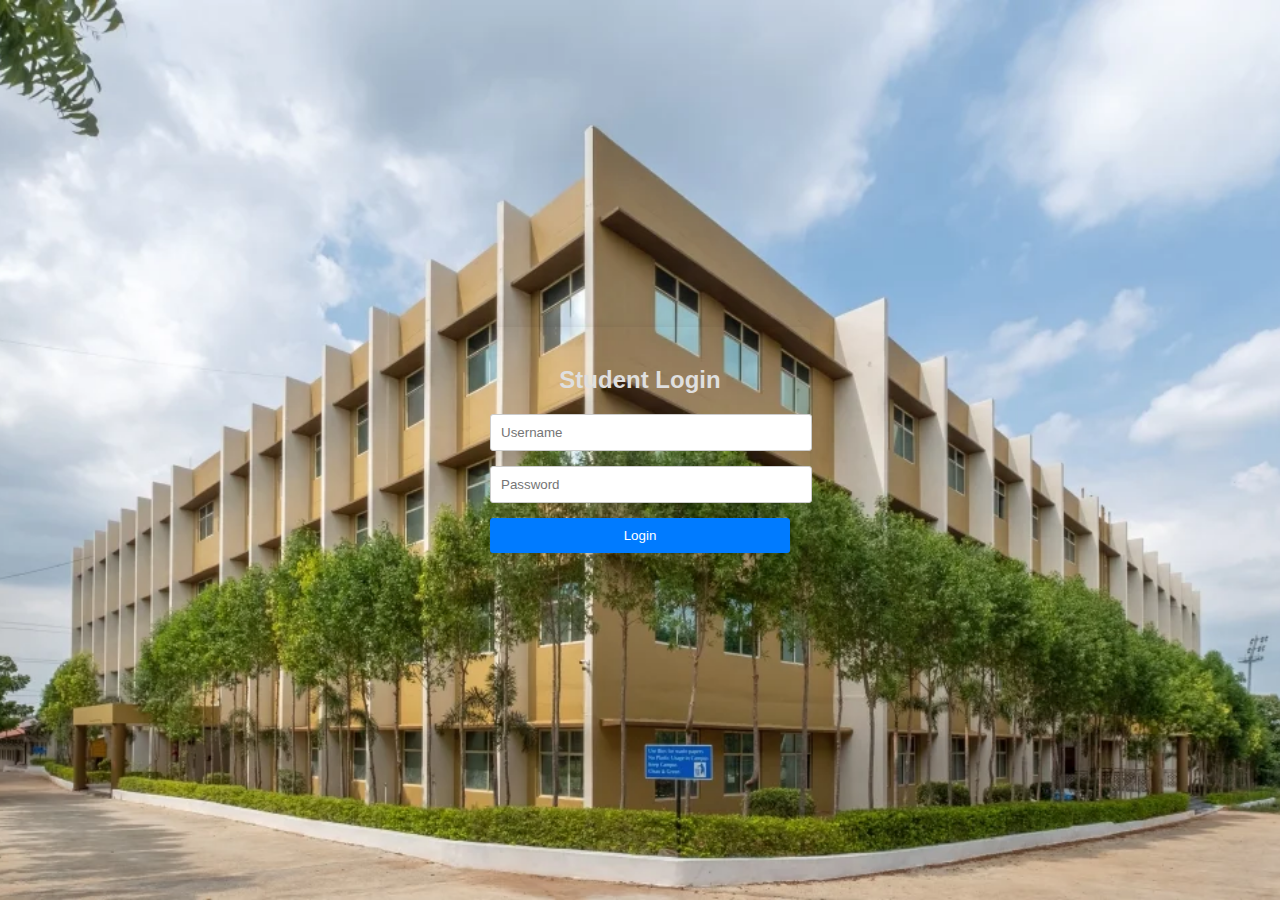
<file: public/student.html>
<!DOCTYPE html>
<html lang="en">
<head>
    <meta charset="UTF-8">
    <meta name="viewport" content="width=device-width, initial-scale=1.0">
    <title>Login Page</title>
    <style>
        body {
            font-family: Arial, sans-serif;
            margin: 0;
            padding: 0;
            display: grid;
            justify-content: center;
            align-items: center;
            height: 100vh;
            background-image: url(./images/cmbock.jpg);
            background-size: cover;
            background-repeat: no-repeat;
            background-position: center;
        }

        .container {
            background: transparent;
            padding: 20px;
            border-radius: 5px;
            box-shadow: 0 0 10px rgba(0, 0, 0, 0.1);
            width: 300px;
        }

        .container h2 {
            color: #dfdfdf;
            text-align: center;
            margin-bottom: 20px;
        }

        .container input[type="text"],
        .container input[type="password"] {
            width: 100%;
            padding: 10px;
            margin-bottom: 15px;
            border: 1px solid #ccc;
            border-radius: 3px;
        }

        .container input[type="submit"] {
            width: 100%;
            padding: 10px;
            border: none;
            border-radius: 3px;
            background-color: #007bff;
            color: #fff;
            cursor: pointer;
        }

        @media screen and (max-width: 400px) {
            .container {
                width: 90%;
            }
        }
    </style>
</head>
<body>
    <div class="container">
        <h2>Student Login</h2>
        <form action="/studentlogin" method="POST">
            <input type="text" name="username" placeholder="Username" required>
            <input type="password" name="password" placeholder="Password" required>
            <input type="submit" value="Login">
        </form>
    </div>
</body>
</html>
</file>
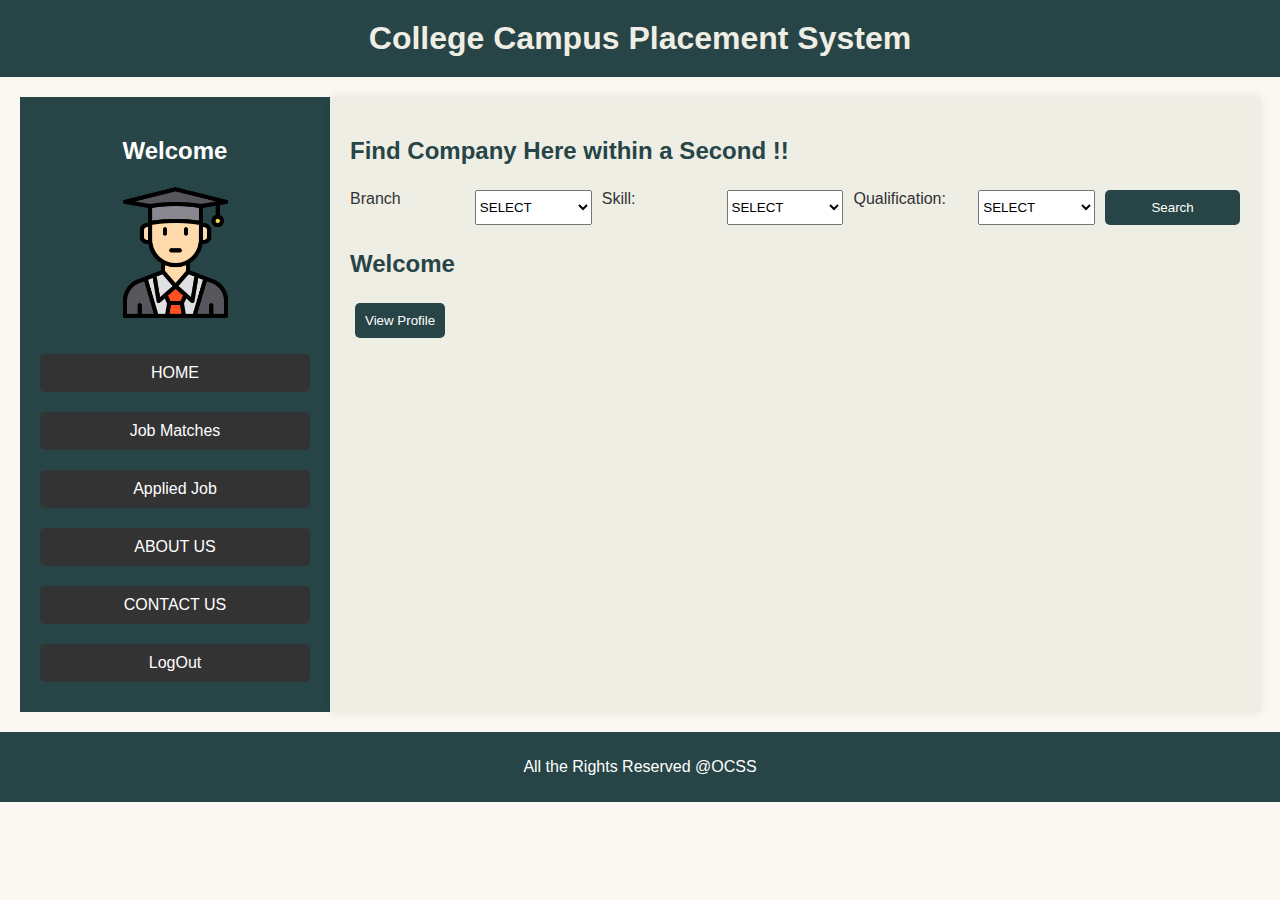
<file: public/studentlogin.html>
<!DOCTYPE html>
<html lang="en">

<head>
    <meta charset="UTF-8">
    <meta name="viewport" content="width=device-width, initial-scale=1.0">
    <title>Online Campus Selection System</title>
    <style>
        body {
            font-family: Arial, sans-serif;
            margin: 0;
            padding: 0;
            background-color: #fbf8f3;
            color: #333;
        }

        header {
            background-color: #274546;
            /* Changed header background color */
            color: white;
            padding: 20px;
            text-align: center;
            position: relative;
        }

        header h1 {
            margin: 0;
            color: #efeee5;
            /* Changed h1 text color */
        }

        header nav {
            margin-top: 20px;
        }

        header nav a {
            color: white;
            margin: 0 15px;
            text-decoration: none;
            font-weight: bold;
        }

        .menu-toggle {
            display: none;
            background-color: #274546;
            /* Changed menu toggle button color */
            color: white;
            padding: 10px;
            border: none;
            cursor: pointer;
            font-size: 16px;
            position: absolute;
            top: 20px;
            right: 20px;
        }

        .menu-toggle:focus {
            outline: none;
        }

        nav ul {
            list-style-type: none;
            padding: 0;
            display: flex;
            justify-content: center;
        }

        nav ul li {
            margin: 0 15px;
        }

        main {
            display: flex;
            flex-wrap: wrap;
            margin: 20px;
        }

        aside {
            width: 25%;
            background-color: #274546;
            /* Changed aside background color */
            color: white;
            padding: 20px;
            box-sizing: border-box;
        }

        aside .welcome-section {
            text-align: center;
            margin-bottom: 20px;
        }

        aside .clients img {
            width: 50%;
        }

        aside .side-nav {
            display: flex;
            flex-direction: column;
        }

        aside .side-nav a {
            color: white;
            text-decoration: none;
            margin: 10px 0;
            padding: 10px;
            background-color: #333;
            text-align: center;
            border-radius: 5px;
        }

        aside .side-nav a:hover {
            background-color: #1ABC9C;
        }

        section.content {
            width: 75%;
            padding: 20px;
            background-color: #efeee5;
            /* Changed content background color */
            box-shadow: 0 0 10px rgba(0, 0, 0, 0.1);
            box-sizing: border-box;
        }

        .search-section,
        .profile-section {
            margin-bottom: 20px;
        }

        .search-section h2,
        .profile-section h2 {
            color: #274546;
            /* Changed section header text color */
        }

        .search-section form {
            display: flex;
            flex-wrap: wrap;
            gap: 10px;
        }

        .search-section label,
        .search-section select,
        .search-section button {
            flex: 1;
            margin: 5px 0;
        }

        .search-section button {
            background-color: #274546;
            /* Changed search button color */
            color: white;
            border: none;
            padding: 10px;
            cursor: pointer;
            border-radius: 5px;
        }

        .search-section button:hover {
            background-color: #1ABC9C;
        }

        .profile-section button {
            margin: 5px;
            padding: 10px;
            background-color: #274546;
            /* Changed profile button color */
            color: white;
            border: none;
            cursor: pointer;
            border-radius: 5px;
        }

        .profile-section button:hover {
            background-color: #1ABC9C;
        }

        .profile-details {
            margin-top: 20px;
        }

        .profile-details p {
            margin: 10px 0;
        }

        .profile-details a {
            color: #232323;
            text-decoration: none;
        }

        footer {
            background-color: #274546;
            /* Changed footer background color */
            color: white;
            text-align: center;
            padding: 10px;
        }

        /* Responsive design */
        @media (max-width: 768px) {
            aside {
                width: 100%;
                margin-bottom: 20px;
            }

            section.content {
                width: 100%;
            }

            header nav {
                display: none;
                flex-direction: column;
                width: 100%;
                text-align: center;
            }

            header nav ul {
                display: flex;
                flex-direction: column;
            }

            header nav a {
                margin: 10px 0;
            }

            .menu-toggle {
                display: inline-block;
                position: relative;
                /* Change position to relative */
                top: auto;
                /* Reset top property */
                right: auto;
                /* Reset right property */
                margin-top: 20px;
                /* Add margin to separate from h1 */
            }

            .menu-toggle.active+nav {
                display: flex;
                position: absolute;
                /* Position the menu below h1 */
                top: 100%;
                /* Position below h1 */
                left: 0;
                /* Align with left edge of header */
                width: 100%;
                /* Take full width */
                background-color: #274546;
                /* Match header background color */
                flex-direction: column;
            }

            header nav {
                display: none;
                /* Hide nav by default */
            }

            header nav ul {
                display: flex;
                flex-direction: column;
                align-items: center;
                /* Center items horizontally */
            }

            header nav a {
                margin: 10px 0;
            }
        }
    </style>
</head>

<body>
    <header>
        <h1>College Campus Placement System</h1>
        <button class="menu-toggle">Menu</button>
       
    </header>

    <main>
        <aside>
            <div class="welcome-section">
                <h2>Welcome</h2>
                <div class="clients">

                    <img src="./images/std.png" alt="student">
                </div>
            </div>
            <nav class="side-nav">
                <a href="home.html">HOME</a>
                <a href="#">Job Matches</a>
                <a href="#">Applied Job</a>
                <a href="about.html">ABOUT US</a>
                <a href="about.html">CONTACT US</a>
                <a href="#">LogOut</a>
            </nav>
        </aside>

        <section class="content">
            <div class="search-section">
                <h2>Find Company Here within a Second !!</h2>
                <form>
                    <label for="category">Branch</label>
                    <select id="category">
                        <option value="">SELECT</option>

                        <option value="">CSE</option>
                        <option value="">IT</option>
                        <option value="">CSD</option>
                        <option value="">CS</option>
                        <option value="">EEE</option>
                        <option value="">EIE</option>
                        <option value="">Mechanical</option>
                        <option value="">CIVIL</option>
                        <option value="">CSIT</option>
                    </select>

                    <label for="skill">Skill:</label>
                    <select id="skill">
                        <option value="">SELECT</option>
                        <option value="">JAVA</option>
                        <option value="">C</option>
                        <option value="">C++</option>
                        <option value="">Java Script</option>
                        <option value="">PYTHON</option>
                        <option value="">HTML</option>
                        <option value="">CSS</option>
                        <option value="">Full Stack</option>
                        <option value="">MySQ:</option>
                    </select>

                    <label for="qualification">Qualification:</label>
                    <select id="qualification">
                        <option value="">SELECT</option>
                        <option value="">B.Tech III</option>
                        <option value="">B.Tech IV</option>
                        <option value="">M.Tech</option>
                    </select>

                    <button type="submit">Search</button>
                </form>
            </div>

            <div class="profile-section">
                <h2>Welcome</h2>

                <button id="viewProfile">View Profile</button>
                


            </div>
        </section>
    </main>

    <footer>
        <p>All the Rights Reserved @OCSS</p>
    </footer>

    <script>
        document.getElementById('viewProfile').addEventListener('click', async () => {
            try {
                const response = await fetch('/profile');
                if (!response.ok) {
                    throw new Error('Network response was not ok');
                }
                const profile = await response.json();
                displayProfile(profile);
            } catch (error) {
                console.error('There was a problem with the fetch operation:', error);
            }
        });

       

        function displayProfile(profile) {
            const profileSection = document.querySelector('.profile-section');
            profileSection.innerHTML = `
            <div>
                <button id="closeProfile" onclick="closeProfile()">Close</button>
                <h2>Profile Details</h2>
                <p>UserName: ${profile.username}</p>
                <p>Date of Birth: ${profile.dob}</p>
                <p>Gender: ${profile.gender}</p>
                <p>Mobile: ${profile.mobile}</p>
                <p>Email: ${profile.email}</p>
                <p>Roll No: ${profile.rollNo}</p>
                <p>Address: ${profile.address}</p>
                <p>City: ${profile.city}</p>
                <p>State: ${profile.state}</p>
                <p>Pincode: ${profile.pincode}</p>
            </div>
            `;
        }

        
        


        

        // Function to close the displayed profile or educational details
        function closeProfile() {
            const profileSection = document.querySelector('.profile-section');
            profileSection.innerHTML = `
        <h2>Welcome</h2>
        <button id="viewProfile">View Profile</button>
        
    `;

            // Reattach event listeners to the buttons
            document.getElementById('viewProfile').addEventListener('click', async () => {
                try {
                    const response = await fetch('/profile');
                    if (!response.ok) {
                        throw new Error('Network response was not ok');
                    }
                    const profile = await response.json();
                    displayProfile(profile);
                } catch (error) {
                    console.error('There was a problem with the fetch operation:', error);
                }
            });

            document.getElementById('viewEducationDetails').addEventListener('click', async () => {
                try {
                    const response = await fetch('/education');
                    if (!response.ok) {
                        throw new Error('Network response was not ok');
                    }
                    const educationDetails = await response.json();
                    displayEducationDetails(educationDetails);
                } catch (error) {
                    console.error('There was a problem with the fetch operation:', error);
                }
            });
        }


    </script>



</body>

</html>
</file>
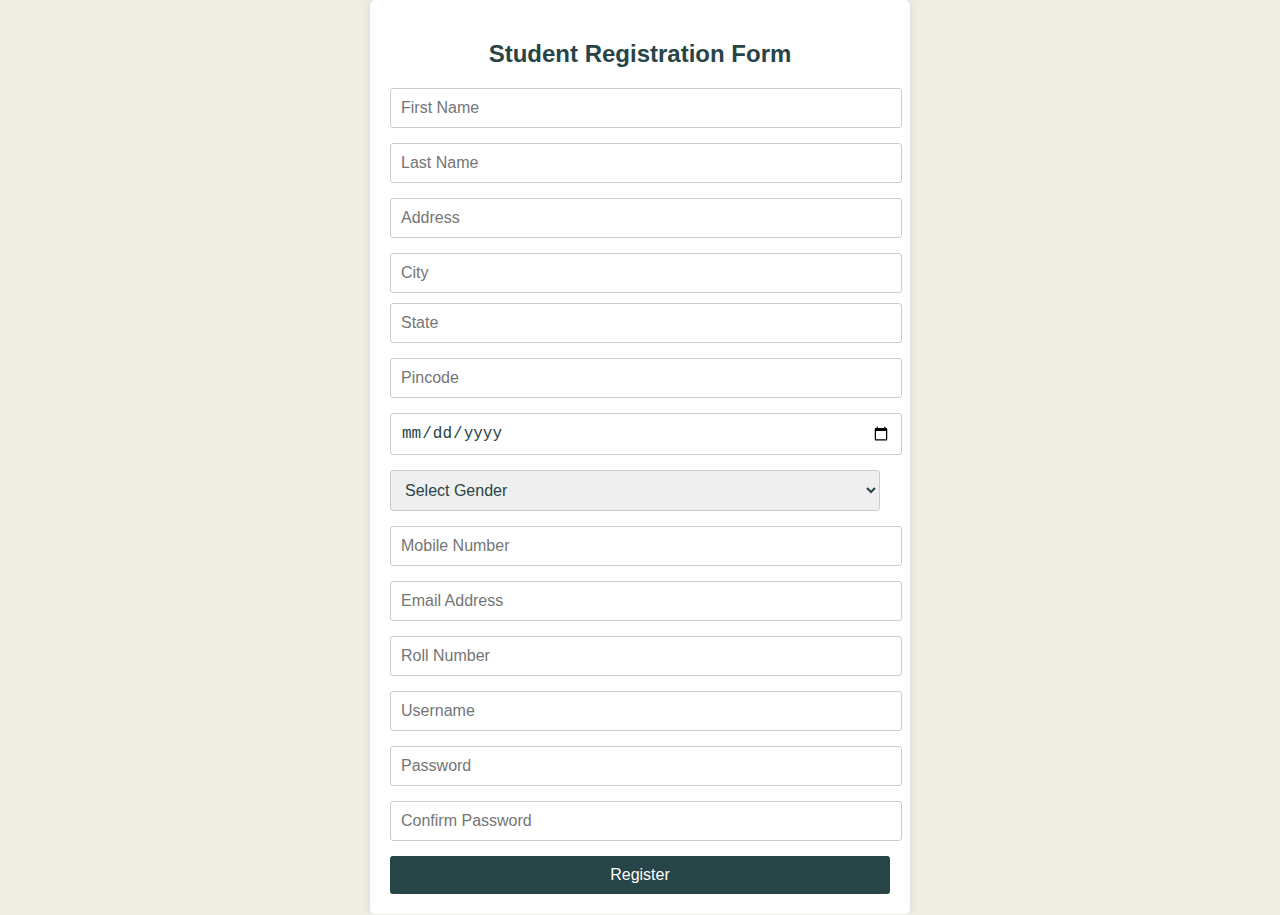
<file: public/studentreg.html>
<!DOCTYPE html>
<html lang="en">

<head>
    <meta charset="UTF-8">
    <meta name="viewport" content="width=device-width, initial-scale=1.0">
    <title>Student Registration Form</title>
    <style>
        body {
            font-family: Arial, sans-serif;
            margin: 0;
            padding: 0;
            display: flex;
            justify-content: center;
            align-items: center;
            min-height: 100vh;
            background-color: #efeee5;
            color: #274546;
        }

        .container {
            background-color: #fff;
            padding: 20px;
            border-radius: 5px;
            box-shadow: 0 0 10px rgba(0, 0, 0, 0.1);
            max-width: 500px;
            width: 90%;
            overflow-y: auto;
            max-height: 100%;
        }

        .container h2 {
            text-align: center;
            margin-bottom: 20px;
            font-size: 1.5rem;
            color: #274546;
        }

        .container form {
            display: grid;
            grid-gap: 15px;
        }

        .container input[type="text"],
        .container input[type="password"],
        .container input[type="email"],
        .container input[type="number"],
        .container input[type="date"],
        .container select {
            width: calc(100% - 10px);
            padding: 10px;
            border: 1px solid #ccc;
            border-radius: 3px;
            font-size: 1rem;
            color: #274546;
        }

        .container input[type="submit"] {
            width: 100%;
            padding: 10px;
            border: none;
            border-radius: 3px;
            background-color: #274546;
            color: #fff;
            cursor: pointer;
            font-size: 1rem;
        }

        .container input[type="submit"]:disabled {
            background-color: #ccc;
            cursor: not-allowed;
        }

        .container .grid-item {
            display: grid;
            grid-template-columns: 1fr;
            grid-gap: 10px;
        }

        @media screen and (min-width: 600px) {
            .container {
                width: 80%;
            }
        }
    </style>
</head>

<body>
    <div class="container">
        <h2>Student Registration Form</h2>
        <form action="/register" method="POST" id="registrationForm">
            <div class="grid-item">
                <input type="text" id="firstName" name="firstName" placeholder="First Name" required />
            </div>
            <div class="grid-item">
                <input type="text" id="lastName" name="lastName" placeholder="Last Name" required />
            </div>
            <input type="text" id="address" name="address" placeholder="Address" required />
            <div class="grid-item">
                <input type="text" id="city" name="city" placeholder="City" required />
                <input type="text" id="state" name="state" placeholder="State" required />
            </div>
            <input type="number" id="pincode" name="pincode" placeholder="Pincode" required />
            <input type="date" id="dob" name="dob" placeholder="Date of Birth" required />
            <select id="gender" name="gender" required>
                <option value="">Select Gender</option>
                <option value="male">Male</option>
                <option value="female">Female</option>
                <option value="other">Other</option>
            </select>
            <input type="number" id="mobile" name="mobile" placeholder="Mobile Number" required />
            <input type="email" id="email" name="email" placeholder="Email Address" required />
            <input type="text" id="rollNo" name="rollNo" placeholder="Roll Number" required />
            <input type="text" id="username" name="username" placeholder="Username" required />
            <input type="password" id="password" name="password" placeholder="Password" required />
            <input type="password" id="confirmPassword" name="confirmPassword" placeholder="Confirm Password" required />
            <input type="submit" value="Register" id="submit" />
        </form>
    </div>
    <script>
        document.addEventListener('DOMContentLoaded', function () {
            const form = document.getElementById('registrationForm');
            const inputs = form.querySelectorAll('input, select');
            const submitButton = form.querySelector('input[type="submit"]');

            form.addEventListener('submit', function (event) {
                event.preventDefault();
                fetch(form.action, {
                    method: 'POST',
                    headers: {
                        'Content-Type': 'application/json'
                    },
                    body: JSON.stringify(Object.fromEntries(new FormData(form).entries()))
                }).then(response => {
                    if (response.ok) {
                        window.location.href = 'educationdetails.html';
                    }
                });
            });

            inputs.forEach(input => {
                input.addEventListener('input', function () {
                    const allFilled = [...inputs].every(input => input.value.trim() !== '');
                    submitButton.disabled = !allFilled;
                });
            });
        });
    </script>
</body>

</html>
</file>
